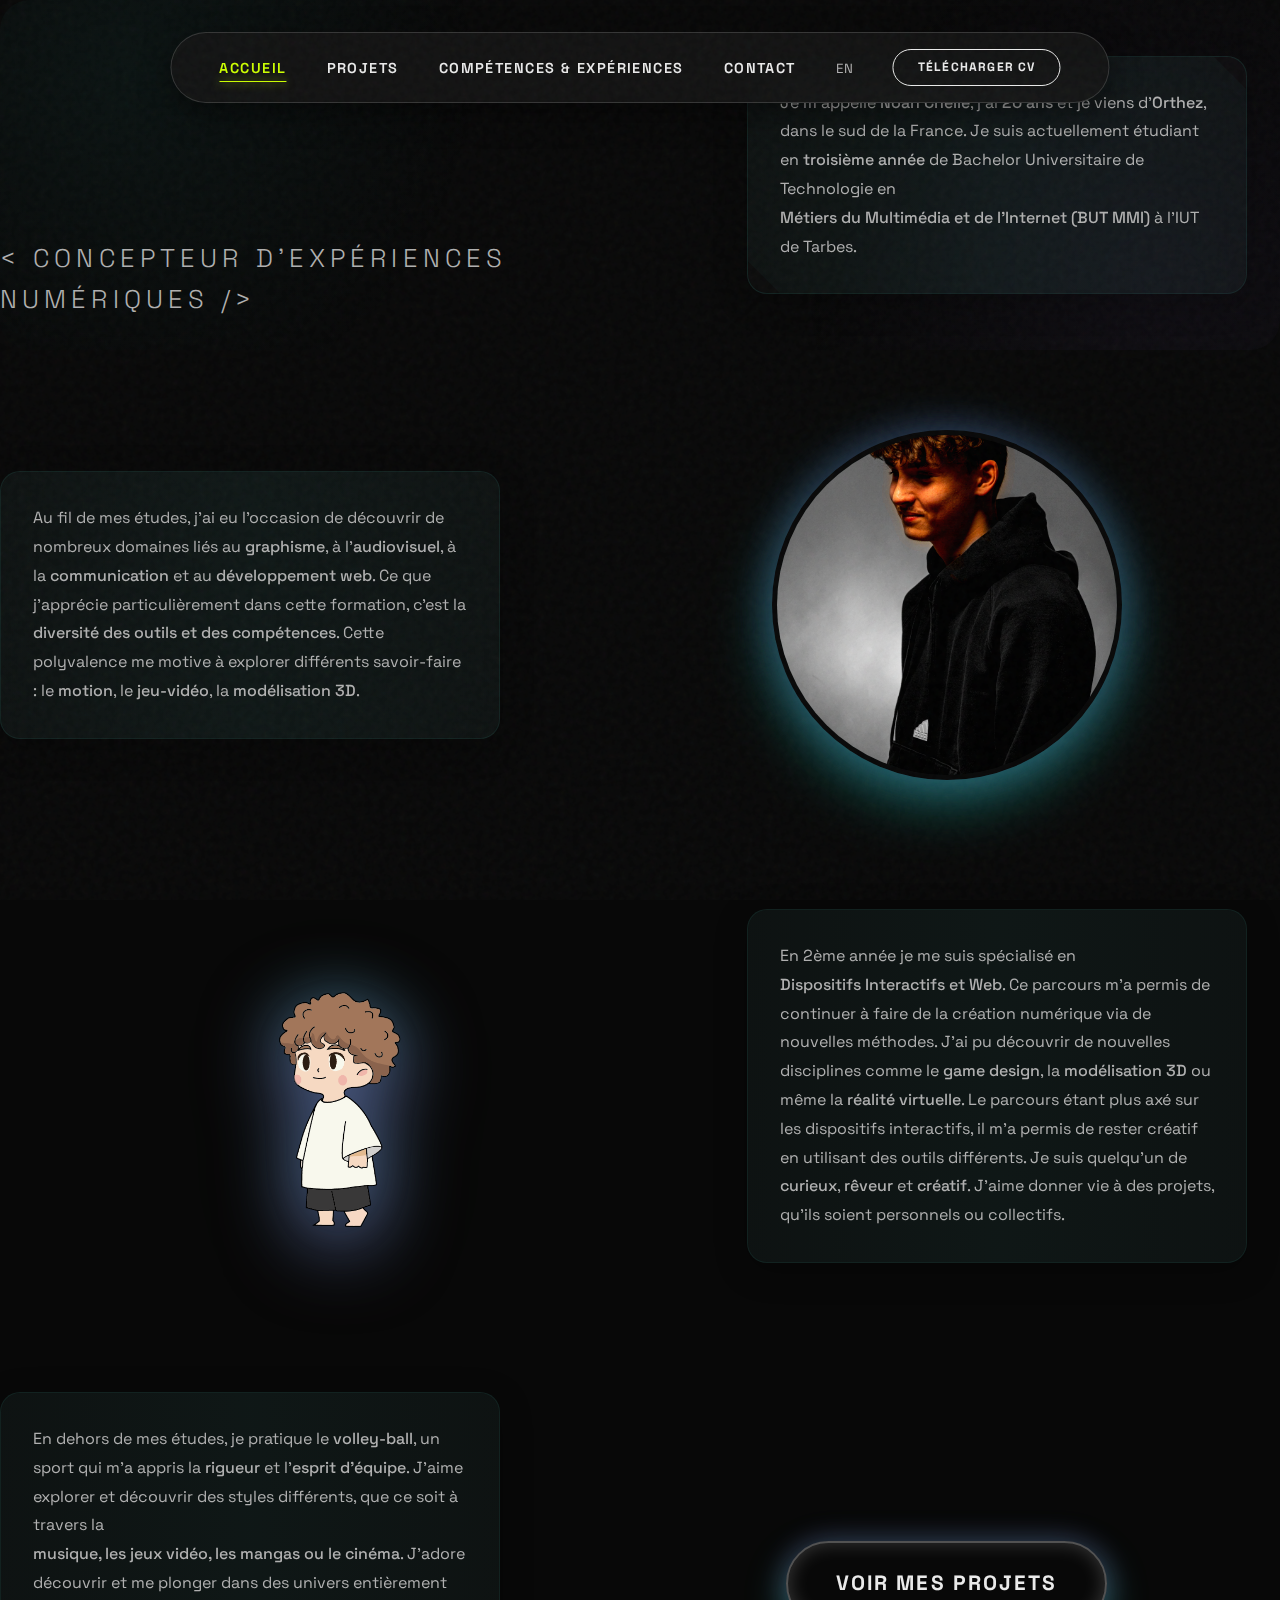
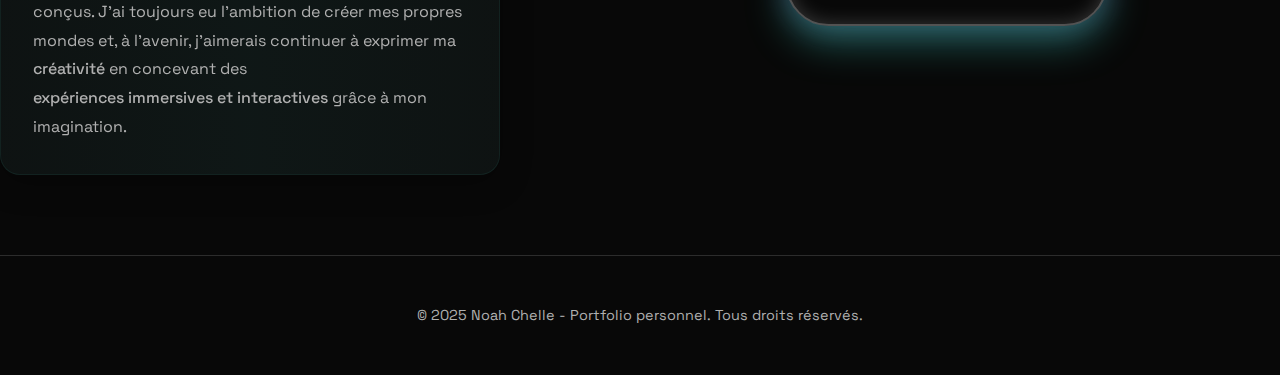
<file: index.html>
<!DOCTYPE html>
<html lang="fr">
<head>
    <meta charset="UTF-8">
    <meta name="viewport" content="width=device-width, initial-scale=1.0">
    <title>Portfolio - Noah Chelle</title>
    <link rel="stylesheet" href="css/style.css">
    <link rel="stylesheet" href="css/home.css">
    <link rel="preconnect" href="https://fonts.googleapis.com">
<link rel="preconnect" href="https://fonts.gstatic.com" crossorigin>
<link href="https://fonts.googleapis.com/css2?family=Montserrat:wght@400;500;600;700&family=Inter:wght@300;400;500;600&family=Source+Sans+Pro:wght@300;400;600&display=swap" rel="stylesheet">
</head>
<body>
    <!-- Navigation -->
    <nav>
        <ul>
            <li><a href="index.html" class="nav-link active" data-translate="nav.home">Accueil</a></li>
            <li><a href="projects.html" class="nav-link" data-translate="nav.projects">Projets</a></li>
            <li><a href="skills.html" class="nav-link" data-translate="nav.skills">Compétences & Expériences</a></li>
            <li><a href="contact.html" class="nav-link" data-translate="nav.contact">Contact</a></li>
            <li><button id="lang-toggle" class="lang-btn">EN</button></li>
            <li><a href="docs/CV_Noah_Chelle_FR.pdf" class="cv-btn" data-translate="nav.downloadCV" download>Télécharger CV</a></li>        </ul>
    </nav>

    <!-- Page Accueil -->
    <div class="container">
        
        <!-- Bloc 1 : Titre à GAUCHE + Texte à DROITE -->
        <div class="content-row fade-in">
            <div class="title-block">
                <h1 data-translate="home.title">Noah Chelle</h1>
                <p class="slogan" data-translate="home.subtitle">Concepteur d’Expériences Numériques</p>
            </div>
            <div class="text-block">
                <p data-translate="home.bio1">
                    Je m'appelle <span class="highlight">Noah Chelle</span>, j'ai <span class="highlight">20 ans</span> et je viens d'<span class="highlight">Orthez</span>, dans le sud de la France. Je suis actuellement étudiant en <span class="highlight">troisième année</span> de Bachelor Universitaire de Technologie en <span class="highlight">Métiers du Multimédia et de l'Internet (BUT MMI)</span> à l'IUT de Tarbes.
                </p>
            </div>
        </div>

        <!-- Bloc 2 : Texte à GAUCHE + Photo à DROITE -->
        <div class="content-row reverse fade-in">
            <div class="text-block">
                <p data-translate="home.bio2">
                    Au fil de mes études, j'ai eu l'occasion de découvrir de nombreux domaines liés au <span class="highlight">graphisme</span>, à l'<span class="highlight">audiovisuel</span>, à la <span class="highlight">communication</span> et au <span class="highlight">développement web</span>. Ce que j'apprécie particulièrement dans cette formation, c'est la <span class="highlight">diversité des outils et des compétences</span>.
                </p>
            </div>
            <div class="image-block">
                <img src="images/moi.jpg" alt="Photo de profil" class="avatar pulse">
            </div>
        </div>

        <!-- Bloc 3 : Character à GAUCHE + Texte à DROITE -->
        <div class="content-row layout-image-left fade-in">
            <div class="image-block">
                <img src="images/character.png" alt="Character" class="character-img">
            </div>
            <div class="text-block">
                <p data-translate="home.bio3">
                    En 2ème année je me suis spécialisé en <span class="highlight">Dispositifs Interactifs et Web</span>. Ce parcours m'a permis de continuer à faire de la création numérique via de nouvelles méthodes. J'ai pu découvrir de nouvelles disciplines comme le <span class="highlight">game design</span>, la <span class="highlight">modélisation 3D</span> ou même la <span class="highlight">réalité virtuelle</span>. Le parcours étant plus axé sur les dispositifs interactifs, il m'a permis de rester créatif en utilisant des outils différents. Je suis quelqu'un de <span class="highlight">curieux</span>, <span class="highlight">rêveur</span> et <span class="highlight">créatif</span>. J'aime donner vie à des projets, qu'ils soient personnels ou collectifs.
                </p>
            </div>
        </div>

        <!-- Bloc 4 : Texte à GAUCHE + Bouton à DROITE -->
        <div class="content-row reverse layout-text-cta fade-in">
            <div class="text-block">
                <p data-translate="home.bio4">
En dehors de mes études, je pratique le <span class="highlight">volley-ball</span>, un sport qui m'a appris la rigueur et l'esprit d'équipe. J'aime explorer et découvrir des styles différents, que ce soit à travers <span class="highlight">la musique, les jeux vidéo, les mangas ou le cinéma</span>. J'adore découvrir et me plonger dans des univers entièrement conçus. J'ai toujours eu l'ambition de créer mes propres mondes et, à l'avenir, j'aimerais continuer à exprimer ma créativité en concevant des expériences immersives et interactives grâce à mon imagination                </p>
            </div>
            <div class="cta-block">
                <a href="projects.html" class="projects-btn" data-translate="home.seeProjects">
                    <span>Voir mes projets</span>
                    <svg width="24" height="24" viewBox="0 0 24 24" fill="none" stroke="currentColor" stroke-width="2">
                        <path d="M5 12h14M12 5l7 7-7 7"/>
                    </svg>
                </a>
            </div>
        </div>
    </div>

    <script src="js/translations.js"></script>
    <script src="js/language.js"></script>
    <script src="js/main.js"></script>
    <script src="js/home.js"></script>
    <!-- Footer -->
    <footer class="site-footer">
        <div class="footer-content">
            <p>&copy; 2025 Noah Chelle - <span data-translate="footer.legal">Portfolio personnel. Tous droits réservés.</span></p>
        </div>
    </footer>
</body>
</html>
</file>
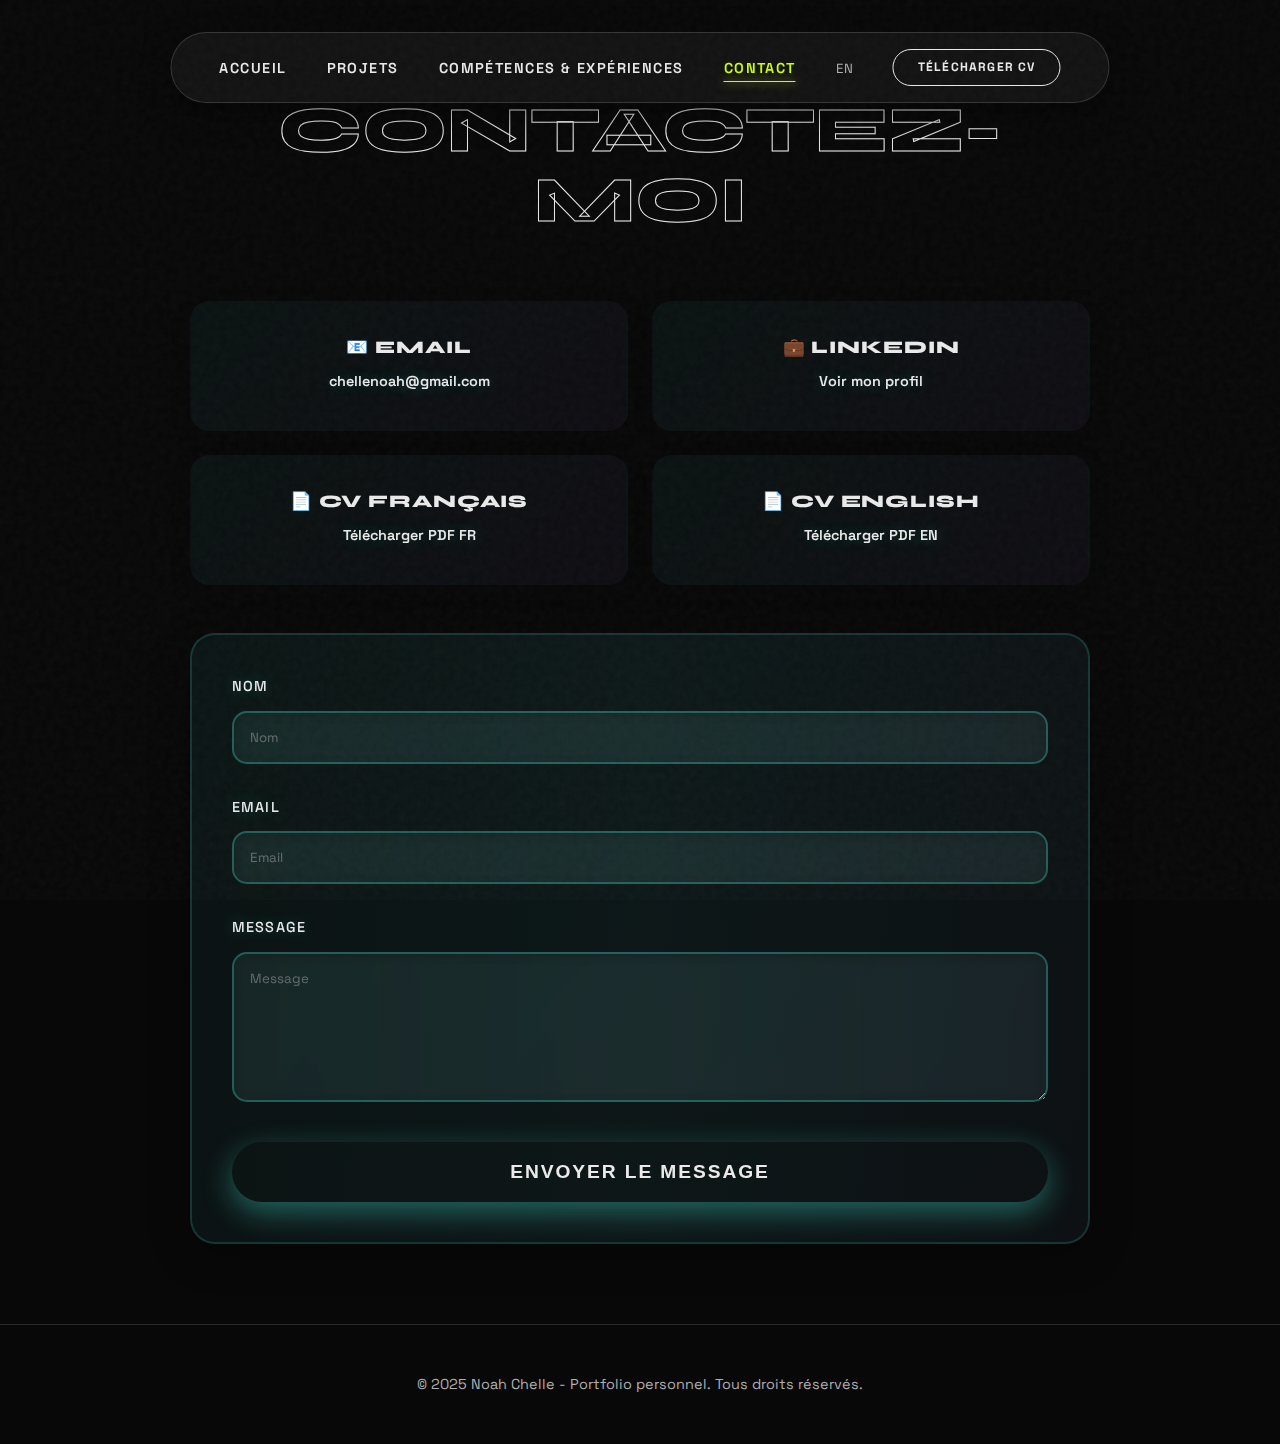
<file: contact.html>
<!DOCTYPE html>
<html lang="fr">
<head>
    <meta charset="UTF-8">
    <meta name="viewport" content="width=device-width, initial-scale=1.0">
    <title>Contact - Portfolio Noah Chelle</title>
    <link rel="stylesheet" href="css/style.css">
    <link rel="stylesheet" href="css/contact.css">
</head>
<body>
    <nav>
        <ul>
            <li><a href="index.html" class="nav-link" data-translate="nav.home">Accueil</a></li>
            <li><a href="projects.html" class="nav-link" data-translate="nav.projects">Projets</a></li>
            <li><a href="skills.html" class="nav-link" data-translate="nav.skills">Compétences & Expériences</a></li>
            <li><a href="contact.html" class="nav-link active" data-translate="nav.contact">Contact</a></li>
            <li><button id="lang-toggle" class="lang-btn">EN</button></li>
            <li><a href="docs/CV_Noah_Chelle_FR.pdf" class="cv-btn" data-translate="nav.downloadCV" download>Télécharger CV</a></li>        </ul>
    </nav>

    <div class="container contact-container">
        <h2 class="section-title" data-translate="contact.title">Contactez-moi</h2>
        
        <div class="contact-info">
            <div class="contact-item">
                <h3 data-translate="contact.email">📧 Email</h3>
                <a href="mailto:chellenoah@gmail.com">chellenoah@gmail.com</a>
            </div>
            <div class="contact-item">
                <h3 data-translate="contact.linkedin">💼 LinkedIn</h3>
                <a href="#" target="_blank" data-translate="contact.seeProfile">Voir mon profil</a>
            </div>
            <!-- NOUVELLES CARTS CV SÉPARÉES -->
            <div class="contact-item">
                <h3 data-translate="contact.cvFrench">📄 CV Français</h3>
                <a href="docs/CV_Noah_Chelle_FR.pdf" class="cv-download-link" download data-translate="contact.downloadFrench">Télécharger PDF FR</a>
            </div>
            <div class="contact-item">
                <h3 data-translate="contact.cvEnglish">📄 CV English</h3>
                <a href="docs/CV_Noah_Chelle_EN.pdf" class="cv-download-link" download data-translate="contact.downloadEnglish">Télécharger PDF EN</a>
            </div>
        </div>

        <form id="contact-form">
            <div class="form-group">
                <label for="name" data-translate="contact.formName">Nom</label>
                <input type="text" id="name" name="name" required data-translate="contact.formName" placeholder="Nom">
            </div>
            <div class="form-group">
                <label for="email" data-translate="contact.formEmail">Email</label>
                <input type="email" id="email" name="email" required data-translate="contact.formEmail" placeholder="Email">
            </div>
            <div class="form-group">
                <label for="message" data-translate="contact.formMessage">Message</label>
                <textarea id="message" name="message" required data-translate="contact.formMessage" placeholder="Message"></textarea>
            </div>
            <button type="submit" data-translate="contact.sendMessage">Envoyer le message</button>
        </form>
        <div class="form-success" style="display: none;" data-translate="contact.success">
            ✓ Message envoyé avec succès !
        </div>
    </div>

    <script src="js/translations.js"></script>
    <script src="js/language.js"></script>
    <script src="js/main.js"></script>
    <script src="js/contact.js"></script>

    <!-- Footer -->
    <footer class="site-footer">
        <div class="footer-content">
            <p>&copy; 2025 Noah Chelle - <span data-translate="footer.legal">Portfolio personnel. Tous droits réservés.</span></p>
        </div>
    </footer>
</body>
</html>
</file>
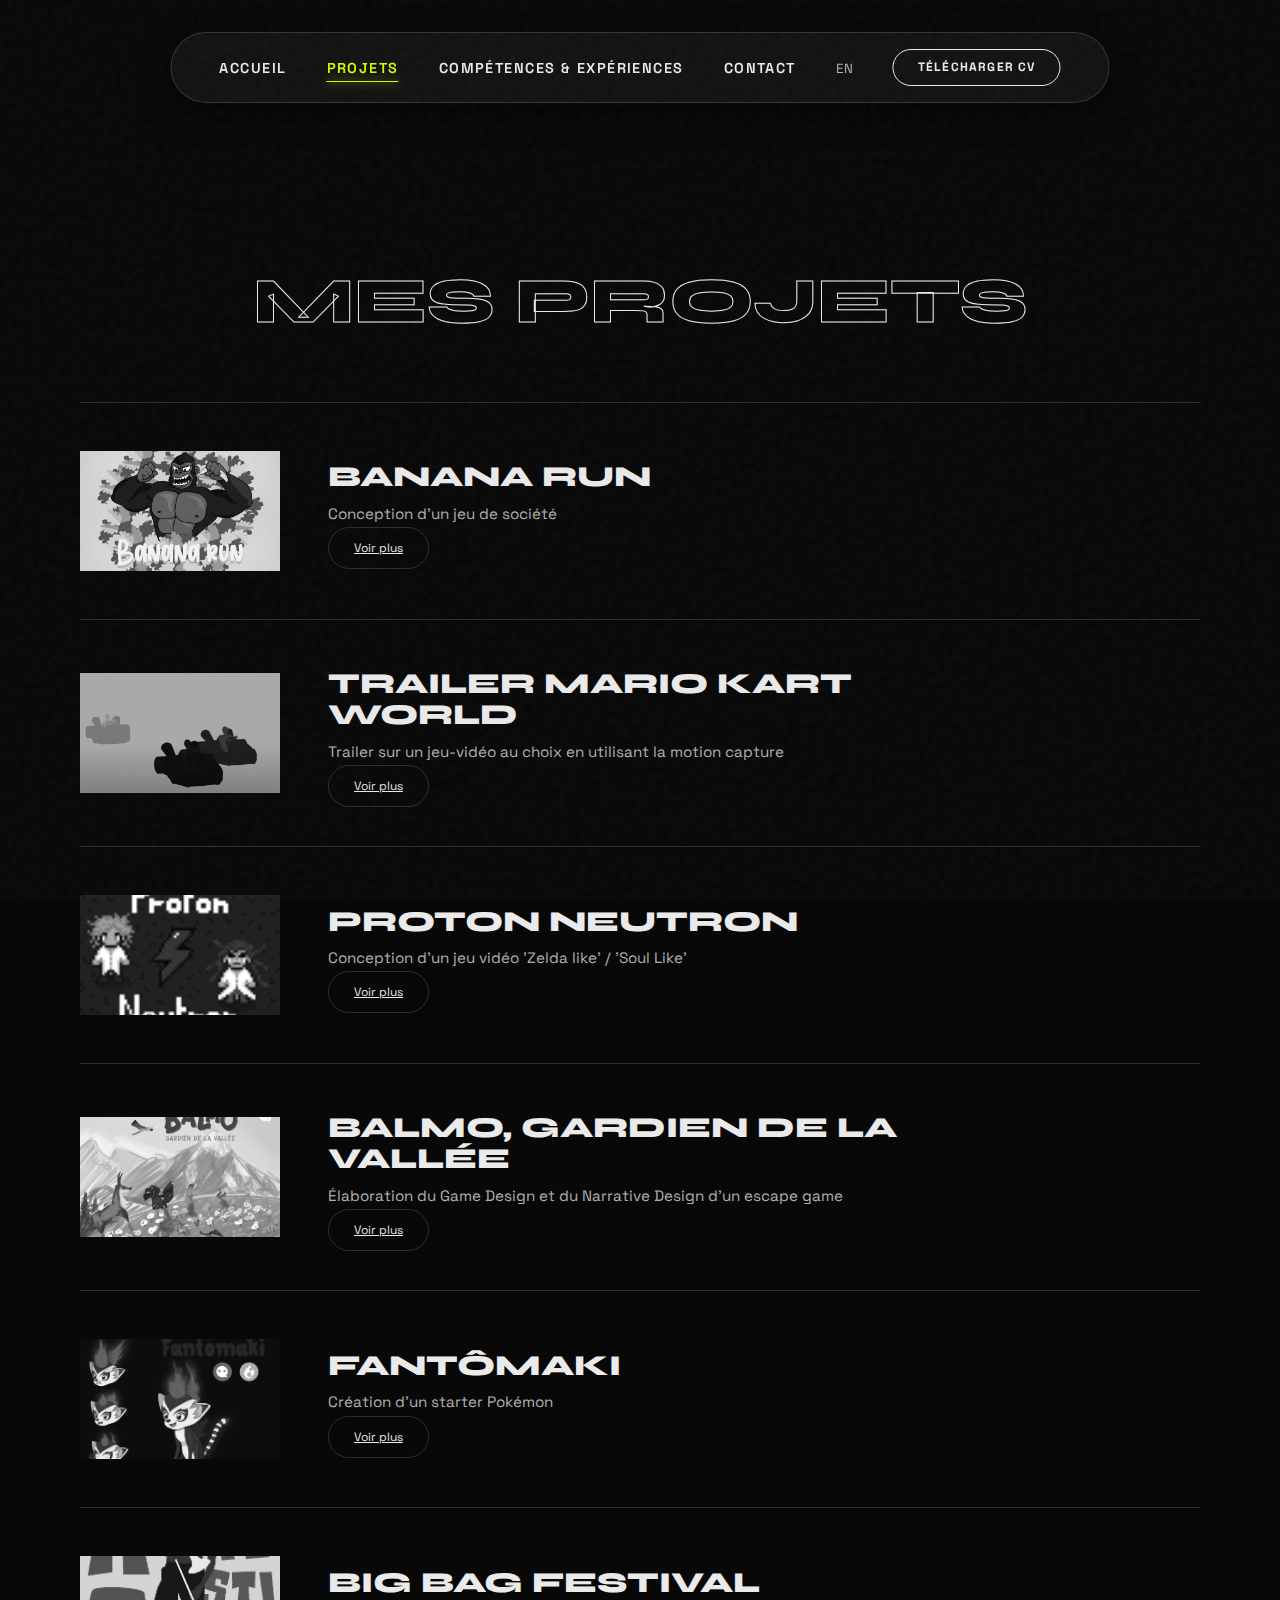
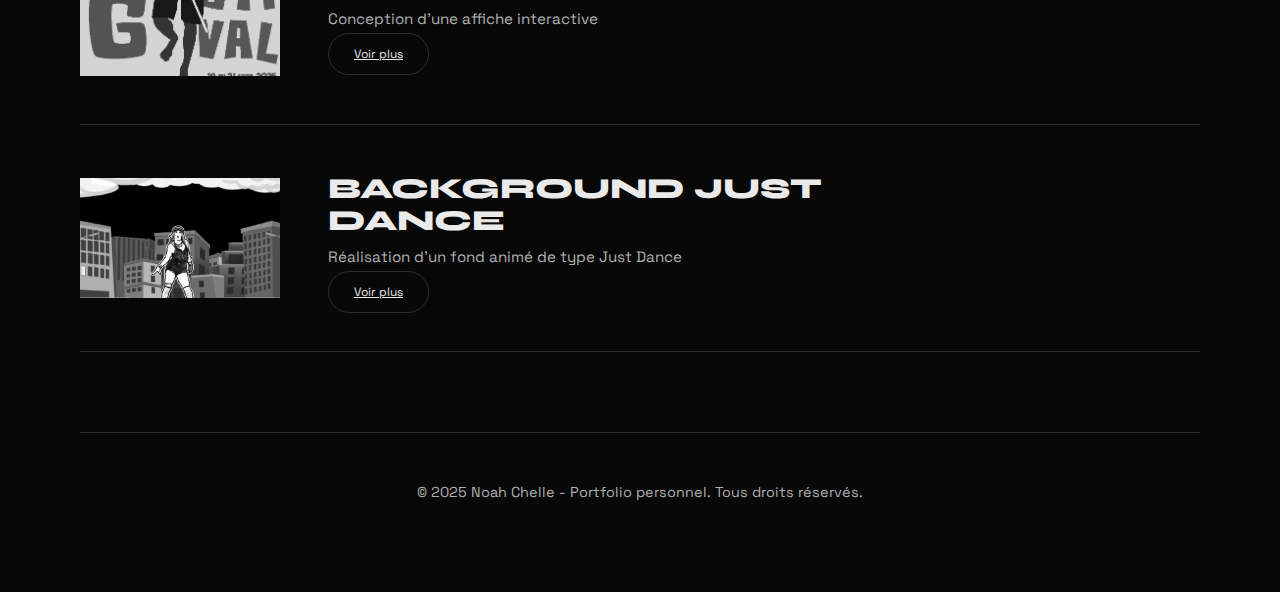
<file: projects.html>
<!DOCTYPE html>
<html lang="fr">
<head>
    <meta charset="UTF-8">
    <meta name="viewport" content="width=device-width, initial-scale=1.0">
    <title>Projets - Portfolio Noah Chelle</title>
    <link rel="stylesheet" href="css/style.css">
    <link rel="stylesheet" href="css/projects.css">
</head>
<body>
    <nav>
        <ul>
            <li><a href="index.html" class="nav-link" data-translate="nav.home">Accueil</a></li>
            <li><a href="projects.html" class="nav-link active" data-translate="nav.projects">Projets</a></li>
            <li><a href="skills.html" class="nav-link" data-translate="nav.skills">Compétences & Expériences</a></li>
            <li><a href="contact.html" class="nav-link" data-translate="nav.contact">Contact</a></li>
            <li><button id="lang-toggle" class="lang-btn">EN</button></li>
            <li><a href="docs/CV_Noah_Chelle_FR.pdf" class="cv-btn" data-translate="nav.downloadCV" download>Télécharger CV</a></li>        </ul>
    </nav>

    <div class="container">
        <h2 class="section-title" data-translate="projects.title">Mes Projets</h2>
        <div class="projects-grid">
            <div class="project-card">
                <div class="project-image">
                    <img src="images/bananarun.png" alt="Banana Run">
                </div>
                <div class="project-content">
                    <h3 data-translate="projects.bananaRun">Banana Run</h3>
                    <p data-translate="projects.bananaRunDesc">Conception d'un jeu de société</p>
                    <a href="projects/banana-run.html" class="btn" data-translate="projects.seeMore">Voir plus</a>
                </div>
            </div>
            
            <div class="project-card">
                <div class="project-image">
                    <img src="images/mariokartworld.png" alt="Trailer Mario Kart">
                </div>
                <div class="project-content">
                    <h3 data-translate="projects.marioKart">Trailer Mario Kart World</h3>
                    <p data-translate="projects.marioKartDesc">Trailer sur un jeu-vidéo au choix en utilisant la motion capture</p>
                    <a href="projects/mario-kart.html" class="btn" data-translate="projects.seeMore">Voir plus</a>
                </div>
            </div>
            
            <div class="project-card">
                <div class="project-image">
                    <img src="images/protonneutron.png" alt="Proton Neutron">
                </div>
                <div class="project-content">
                    <h3 data-translate="projects.protonNeutron">Proton Neutron</h3>
                    <p data-translate="projects.protonNeutronDesc">Conception d'un jeu vidéo "Zelda like" / "Soul Like"</p>
                    <a href="projects/proton-neutron.html" class="btn" data-translate="projects.seeMore">Voir plus</a>
                </div>
            </div>
            
            <div class="project-card">
                <div class="project-image">
                    <img src="images/balmo.png" alt="Balmo">
                </div>
                <div class="project-content">
                    <h3 data-translate="projects.balmo">Balmo, Gardien de la vallée</h3>
                    <p data-translate="projects.balmoDesc">Élaboration du Game Design et du Narrative Design d'un escape game</p>
                    <a href="projects/balmo.html" class="btn" data-translate="projects.seeMore">Voir plus</a>
                </div>
            </div>
            
            <div class="project-card">
                <div class="project-image">
                    <img src="images/pokemon.png" alt="Pokémon">
                </div>
                <div class="project-content">
                    <h3 data-translate="projects.pokemon">Pokémon</h3>
                    <p data-translate="projects.pokemonDesc">Création d'un starter Pokémon</p>
                    <a href="projects/pokemon.html" class="btn" data-translate="projects.seeMore">Voir plus</a>
                </div>
            </div>
            
            <div class="project-card">
                <div class="project-image">
                    <img src="images/affiche.png" alt="Affiche Interactive">
                </div>
                <div class="project-content">
                    <h3 data-translate="projects.bigBag">Big Bag Festival</h3>
                    <p data-translate="projects.bigBagDesc">Conception d'une affiche interactive</p>
                    <a href="projects/big-bag-festival.html" class="btn" data-translate="projects.seeMore">Voir plus</a>
                </div>
            </div>
            
            <div class="project-card">
                <div class="project-image">
                    <img src="images/just_dance.png" alt="Just Dance">
                </div>
                <div class="project-content">
                    <h3 data-translate="projects.justdance">Background Just Dance</h3>
                    <p data-translate="projects.justdanceDesc">Réalisation d'un fond just dance</p>
                    <a href="projects/just-dance.html" class="btn" data-translate="projects.seeMore">Voir plus</a>
                </div>
            </div>
        </div>

        <!-- GALERIE EN PLEINE LARGEUR - VERSION GÉOMÉTRIQUE -->
        <!-- <div class="gallery-full-width">
            <div class="gallery-card-geometric">
                <div class="gallery-content-geometric">
                    <div class="geometric-pattern">
                        <div class="shape shape-1"></div>
                        <div class="shape shape-2"></div>
                        <div class="shape shape-3"></div>
                        <span class="pattern-icon">✨</span>
                    </div>
                    <div class="gallery-info">
                        <h3 data-translate="projects.gallery">Galerie Créations Graphiques</h3>
                        <p data-translate="projects.galleryDesc">Collection de mes designs, illustrations et créations visuelles</p>
                        <a href="projects/galerie-graphique.html" class="btn btn-gallery" data-translate="projects.exploreGallery">Explorer la galerie</a>
                    </div>
                </div>
                <div class="geometric-background"></div>
            </div>
        </div>
    </div> -->

    <script src="js/translations.js"></script>
    <script src="js/language.js"></script>
    <script src="js/main.js"></script>
    <script src="js/projects.js"></script>
    <!-- Footer -->
    <footer class="site-footer">
        <div class="footer-content">
            <p>&copy; 2025 Noah Chelle - <span data-translate="footer.legal">Portfolio personnel. Tous droits réservés.</span></p>
        </div>
    </footer>
</body>
</html>
</file>
<file: css/style.css>
/* ========================================
   STYLE ARTISTIQUE / ÉDITORIAL - Noah Chelle
   ======================================== */

/* Import Google Fonts : Syne (Artistique) + Space Grotesk (Tech/Clean) */
@import url('https://fonts.googleapis.com/css2?family=Space+Grotesk:wght@300;400;500;600&family=Syne:wght@400;500;700;800&display=swap');

:root {
    /* TYPOGRAPHIE */
    --font-display: 'Syne', sans-serif;       /* Pour les gros titres */
    --font-body: 'Space Grotesk', sans-serif; /* Pour le texte lisible */

    /* PALETTE DE COULEURS (Monochrome + Accent Acide) */
    --bg-color: #080808;       /* Noir profond, mat */
    --text-main: #EAEAEA;      /* Blanc cassé */
    --text-muted: #b0b0b0;     /* Gris clair */
    
    /* Accent : Un vert acide ou violet électrique très mode */
    --accent: #CCFF00;         /* Lime Acid (très tendance Behance) */
    --border-color: rgba(255, 255, 255, 0.15);
}

/* ========================================
   BASE & GRAIN
   ======================================== */
* {
    margin: 0;
    padding: 0;
    box-sizing: border-box;
    cursor: none; 
}

body {
    background-color: var(--bg-color);
    color: var(--text-main);
    font-family: var(--font-body);
    overflow-x: hidden;
    font-size: 16px;
    line-height: 1.6;
}

/* Effet de Grain (Noise) sur tout le site */
body::before {
    content: "";
    position: fixed;
    top: 0;
    left: 0;
    width: 100%;
    height: 100%;
    pointer-events: none;
    z-index: 9999;
    background-image: url("data:image/svg+xml,%3Csvg viewBox='0 0 200 200' xmlns='http://www.w3.org/2000/svg'%3E%3Cfilter id='noiseFilter'%3E%3CfeTurbulence type='fractalNoise' baseFrequency='0.65' numOctaves='3' stitchTiles='stitch'/%3E%3C/filter%3E%3Crect width='100%25' height='100%25' filter='url(%23noiseFilter)' opacity='0.07'/%3E%3C/svg%3E");
    opacity: 0.5;
}

/* ========================================
   CURSEUR PERSONNALISÉ
   ======================================== */
.cursor-dot,
.cursor-outline {
    position: fixed;
    top: 0;
    left: 0;
    transform: translate(-50%, -50%);
    border-radius: 50%;
    z-index: 10000;
    pointer-events: none;
}

.cursor-dot {
    width: 8px;
    height: 8px;
    background-color: var(--accent);
}

.cursor-outline {
    width: 40px;
    height: 40px;
    border: 1px solid var(--text-main);
    transition: width 0.2s, height 0.2s, background-color 0.2s;
    mix-blend-mode: difference;
}

/* ========================================
   NAVIGATION CORRIGÉE (Large & Fluide)
   ======================================== */
nav {
    position: fixed;
    top: 2rem;
    left: 50%;
    transform: translateX(-50%);
    background: rgba(20, 20, 20, 0.85); /* Un peu plus opaque */
    backdrop-filter: blur(16px);
    padding: 1rem 3rem; /* Plus d'espace sur les côtés */
    border-radius: 100px;
    border: 1px solid var(--border-color);
    z-index: 1000;
    
    /* --- CORRECTIONS --- */
    width: max-content;      /* S'adapte à la largeur du contenu */
    max-width: 98vw;         /* Ne dépasse pas l'écran */
    white-space: nowrap;     /* Interdit le retour à la ligne */
    display: flex;
    justify-content: center;
    align-items: center;
    box-shadow: 0 10px 30px rgba(0,0,0,0.5);
}

nav ul {
    list-style: none;
    display: flex;
    gap: 2.5rem; /* Espace confortable entre les liens */
    align-items: center;
    margin: 0;
    padding: 0;
}

nav a {
    text-decoration: none;
    color: var(--text-main);
    font-size: 0.9rem;
    text-transform: uppercase;
    letter-spacing: 0.1em;
    font-weight: 600;
    transition: color 0.3s ease;
    position: relative;
}

nav a:hover, nav a.active {
    color: var(--accent);
}

/* Indicateur sous le lien actif (Optionnel mais joli) */
nav a.active::after {
    content: '';
    position: absolute;
    bottom: -5px;
    left: 0;
    width: 100%;
    height: 1px;
    background-color: var(--accent);
    box-shadow: 0 0 10px var(--accent);
}

/* Le bouton CV */
.cv-btn {
    border: 1px solid var(--text-main);
    padding: 0.6rem 1.5rem;
    border-radius: 50px;
    color: var(--text-main);
    text-decoration: none;
    font-size: 0.8rem;
    text-transform: uppercase;
    font-weight: 700;
    transition: all 0.3s;
    white-space: nowrap; /* Sécurité supplémentaire */
    display: inline-block;
}

.cv-btn:hover {
    background: var(--accent);
    color: var(--bg-color);
    border-color: var(--accent);
    box-shadow: 0 0 20px rgba(204, 255, 0, 0.4);
}

/* Responsive : On passe en bas sur mobile avec scroll horizontal si nécessaire */
@media (max-width: 1024px) {
    nav {
        top: auto;
        bottom: 2rem;
        padding: 1rem 1.5rem;
        width: 90%;
        max-width: 90%;
        justify-content: flex-start; /* Permet le scroll */
        overflow-x: auto; /* Scroll horizontal si ça dépasse */
        
        /* Cache la barre de scroll */
        -ms-overflow-style: none;  /* IE and Edge */
        scrollbar-width: none;  /* Firefox */
    }
    nav::-webkit-scrollbar {
        display: none;
    }
    
    nav ul {
        gap: 1.5rem;
        margin: 0 auto; /* Centre le contenu si possible */
    }
}

.cv-btn {
    border: 1px solid var(--text-main);
    padding: 0.5rem 1.5rem;      /* Un peu plus large sur les côtés */
    border-radius: 50px;
    color: var(--text-main);
    text-decoration: none;
    font-size: 0.75rem;
    text-transform: uppercase;
    transition: all 0.3s;
    
    /* --- CORRECTIONS --- */
    white-space: nowrap;    /* Force le texte sur une seule ligne */
    flex-shrink: 0;         /* Empêche le bouton de rétrécir */
    display: inline-block;  /* Assure que le padding est respecté */
    min-width: fit-content; /* S'adapte toujours à la largeur du texte */
}

.cv-btn:hover {
    background: var(--text-main);
    color: var(--bg-color);
}

.lang-btn {
    background: none;
    border: none;
    color: var(--text-muted);
    font-family: var(--font-body);
    cursor: pointer;
}

/* ========================================
   TITRES & TYPO
   ======================================== */
h1, h2, h3 {
    font-family: var(--font-display);
    font-weight: 800;
    line-height: 1.1;
    text-transform: uppercase;
}

.section-title {
    font-size: 4rem; /* Très gros titres */
    text-align: center;
    margin: 6rem 0 4rem;
    -webkit-text-stroke: 1px var(--text-main);
    color: transparent; /* Titre "Outline" très mode */
    transition: all 0.5s ease;
}

.section-title:hover {
    color: var(--accent);
    -webkit-text-stroke: 0px;
}

/* ========================================
   FOOTER
   ======================================== */
.site-footer {
    border-top: 1px solid var(--border-color);
    padding: 3rem 0;
    margin-top: 5rem;
    text-align: center;
    font-size: 0.9rem;
    color: var(--text-muted);
}

/* OPTION 2 : RIDEAU ASCENDANT */
.page-transition-curtain {
    position: fixed;
    bottom: 0;
    left: 0;
    width: 100%;
    height: 0%; /* Commence vide */
    background: #000;
    z-index: 99999;
    transition: height 0.6s cubic-bezier(0.87, 0, 0.13, 1); /* Très fluide */
    display: flex;
    align-items: center;
    justify-content: center;
    overflow: hidden;
}

.page-transition-curtain.active {
    height: 100%; /* Remplit l'écran vers le haut */
}

.transition-text {
    font-family: var(--font-display);
    font-size: 5vw;
    color: var(--accent);
    white-space: nowrap;
    transform: translateY(100px); /* Vient du bas */
    opacity: 0;
    transition: all 0.5s ease 0.3s;
}

.page-transition-curtain.active .transition-text {
    transform: translateY(0);
    opacity: 1;
}
/* Curseur visible dans la lightbox */
.project-lightbox,
.project-lightbox *,
.project-lightbox-content,
.project-lightbox img,
.project-lightbox-close {
    cursor: default !important;
}
</file>
<file: css/home.css>
/* Page Accueil - 3 sections alternées MODERNE */

/* Ligne de contenu (Row) */
.content-row {
    display: grid;
    grid-template-columns: 1fr 0.8fr;
    gap: 5rem;
    align-items: center;
    margin-bottom: 5rem;
    min-height: 350px;
    position: relative;
}

/* Effet de particules flottantes pour chaque row */
.content-row::before {
    content: '';
    position: absolute;
    top: 0;
    left: 0;
    width: 100%;
    height: 100%;
    background: 
        radial-gradient(circle at 10% 20%, rgba(64, 224, 208, 0.05) 0%, transparent 30%),
        radial-gradient(circle at 90% 80%, rgba(147, 112, 219, 0.05) 0%, transparent 30%);
    opacity: 0;
    transition: opacity 0.8s ease;
    pointer-events: none;
    border-radius: 30px;
}

.content-row:hover::before {
    opacity: 1;
}

/* Ligne inversée (texte à gauche) */
.content-row.reverse {
    grid-template-columns: 0.8fr 1fr;
}

/* Bloc de titre (première section) */
.title-block {
    display: flex;
    flex-direction: column;
    justify-content: center;
    position: relative;
}

.highlight {
    color: var(--accent-primary);
    font-weight: 500;
    position: relative;
    display: inline-block;
    transition: all 0.3s ease;
}

.highlight::after {
    content: '';
    position: absolute;
    bottom: -2px;
    left: 0;
    width: 0;
    height: 2px;
    background: linear-gradient(90deg, var(--accent-primary), var(--accent-secondary));
    transition: width 0.4s ease;
}

.highlight:hover::after {
    width: 100%;
}

.title-block h1 {
    font-size: 5rem;
    margin-bottom: 1rem;
    background: linear-gradient(135deg, var(--accent-primary), var(--accent-secondary), var(--accent-tertiary), var(--accent-yellow));
    background-size: 300% 300%;
    -webkit-background-clip: text;
    -webkit-text-fill-color: transparent;
    background-clip: text;
    line-height: 1.2;
    animation: gradientMove 5s ease infinite;
    filter: drop-shadow(0 0 40px rgba(64, 224, 208, 0.4));
    position: relative;
    text-transform: uppercase;
    letter-spacing: 0.05em;
}

/* Effet de glitch subtil sur le titre */
.title-block h1::before,
.title-block h1::after {
    content: attr(data-text);
    position: absolute;
    top: 0;
    left: 0;
    width: 100%;
    height: 100%;
    background: linear-gradient(135deg, var(--accent-primary), var(--accent-secondary));
    -webkit-background-clip: text;
    -webkit-text-fill-color: transparent;
    background-clip: text;
    opacity: 0;
}

.title-block:hover h1::before {
    animation: glitch1 0.3s infinite;
}

.title-block:hover h1::after {
    animation: glitch2 0.3s infinite reverse;
}

@keyframes glitch1 {
    0%, 100% {
        transform: translate(0);
        opacity: 0;
    }
    50% {
        transform: translate(-3px, 2px);
        opacity: 0.7;
    }
}

@keyframes glitch2 {
    0%, 100% {
        transform: translate(0);
        opacity: 0;
    }
    50% {
        transform: translate(3px, -2px);
        opacity: 0.7;
    }
}

.title-block .slogan {
    font-size: 1.6rem;
    color: var(--text-muted);
    font-weight: 300;
    margin-bottom: 0;
    position: relative;
    text-transform: uppercase;
    letter-spacing: 0.2em;
    animation: fadeInSlide 1s ease 0.3s both;
}

@keyframes fadeInSlide {
    from {
        opacity: 0;
        transform: translateX(-30px);
    }
    to {
        opacity: 1;
        transform: translateX(0);
    }
}

.title-block .slogan::before {
    content: '< ';
    color: var(--accent-primary);
}

.title-block .slogan::after {
    content: ' />';
    color: var(--accent-secondary);
}

/* Bloc de texte avec effet glassmorphism */
.text-block {
    font-size: 1rem;
    line-height: 1.8;
    color: var(--text-muted);
    max-width: 500px;
    background: rgba(255, 255, 255, 0.02);
    backdrop-filter: blur(10px);
    padding: 2rem;
    border-radius: 20px;
    border: 1px solid rgba(64, 224, 208, 0.1);
    box-shadow: 0 8px 32px rgba(0, 0, 0, 0.3);
    transition: all 0.4s ease;
    position: relative;
    overflow: hidden;
}

.text-block::before {
    content: '';
    position: absolute;
    top: -50%;
    left: -50%;
    width: 200%;
    height: 200%;
    background: linear-gradient(45deg, transparent, rgba(64, 224, 208, 0.05), transparent);
    transform: rotate(45deg);
    transition: all 0.8s ease;
}

.text-block:hover::before {
    left: 100%;
}

.text-block:hover {
    border-color: var(--accent-primary);
    box-shadow: 0 12px 48px rgba(64, 224, 208, 0.2),
                inset 0 0 30px rgba(64, 224, 208, 0.05);
    transform: translateY(-5px);
}

.text-block p {
    margin-bottom: 1.8rem;
    text-align: left;  /* ← Remplacez 'justify' par 'left' */
    position: relative;
    z-index: 1;
}

.text-block p:last-child {
    margin-bottom: 0;
}

/* Bloc image */
.image-block {
    display: flex;
    justify-content: center;
    align-items: center;
    position: relative;
}

/* Avatar (photo) avec effet holographique */
.avatar {
    width: 350px;
    height: 350px;
    border-radius: 50%;
    object-fit: cover;
    object-position: center;
    transition: all 0.6s cubic-bezier(0.4, 0, 0.2, 1);
    border: 5px solid transparent;
    background: linear-gradient(var(--bg-dark), var(--bg-dark)) padding-box,
                linear-gradient(135deg, var(--accent-primary), var(--accent-secondary), var(--accent-tertiary)) border-box;
    box-shadow: 
        0 20px 60px rgba(64, 224, 208, 0.4),
        0 0 40px rgba(147, 112, 219, 0.3),
        inset 0 0 30px rgba(64, 224, 208, 0.1);
    cursor: pointer;
    position: relative;
    filter: contrast(1.1) saturate(1.2);
}

.avatar::before {
    content: '';
    position: absolute;
    top: -10px;
    left: -10px;
    right: -10px;
    bottom: -10px;
    border-radius: 50%;
    background: linear-gradient(135deg, var(--accent-primary), var(--accent-secondary), var(--accent-tertiary));
    opacity: 0;
    z-index: -1;
    filter: blur(20px);
    transition: opacity 0.6s ease;
}

.avatar:hover::before {
    opacity: 0.7;
}

.avatar:hover {
    transform: scale(1.08) rotate(5deg);
    box-shadow: 
        0 25px 80px rgba(64, 224, 208, 0.6),
        0 0 60px rgba(147, 112, 219, 0.5),
        inset 0 0 50px rgba(64, 224, 208, 0.2);
}

/* Character (illustration) avec effet flottant */
.character-img {
    width: 320px;
    height: auto;
    transition: all 0.6s cubic-bezier(0.4, 0, 0.2, 1);
    filter: drop-shadow(0 20px 40px rgba(147, 112, 219, 0.5))
            drop-shadow(0 0 30px rgba(64, 224, 208, 0.3));
    animation: float 4s ease-in-out infinite;
}

@keyframes float {
    0%, 100% {
        transform: translateY(0px);
    }
    50% {
        transform: translateY(-20px);
    }
}

.character-img:hover {
    transform: translateY(-25px) scale(1.1) rotate(-5deg);
    filter: drop-shadow(0 30px 60px rgba(147, 112, 219, 0.7))
            drop-shadow(0 0 50px rgba(64, 224, 208, 0.5));
    animation: none;
}

/* Bloc CTA (Call to Action) FUTURISTE */
.cta-block {
    display: flex;
    justify-content: center;
    align-items: center;
    position: relative;
}

.projects-btn {
    display: inline-flex;
    align-items: center;
    gap: 1rem;
    font-family: var(--font-antenna-bold);
    font-size: 1.3rem;
    font-weight: 700;
    background: linear-gradient(135deg, var(--accent-primary), var(--accent-secondary), var(--accent-tertiary));
    background-size: 200% 200%;
    color: var(--bg-dark);
    padding: 1.5rem 3rem;
    border-radius: 50px;
    text-decoration: none;
    transition: all 0.5s cubic-bezier(0.4, 0, 0.2, 1);
    box-shadow: 
        0 15px 40px rgba(64, 224, 208, 0.4),
        0 0 30px rgba(147, 112, 219, 0.3),
        inset 0 0 20px rgba(255, 255, 255, 0.2);
    position: relative;
    overflow: hidden;
    text-transform: uppercase;
    letter-spacing: 0.1em;
    border: 2px solid rgba(255, 255, 255, 0.3);
    animation: gradientMove 3s ease infinite;
}

.projects-btn::before {
    content: '';
    position: absolute;
    top: 0;
    left: -100%;
    width: 100%;
    height: 100%;
    background: linear-gradient(90deg, transparent, rgba(255, 255, 255, 0.4), transparent);
    transition: left 0.6s;
}

.projects-btn:hover::before {
    left: 100%;
}

.projects-btn::after {
    content: '';
    position: absolute;
    top: 50%;
    left: 50%;
    width: 0;
    height: 0;
    border-radius: 50%;
    background: rgba(255, 255, 255, 0.3);
    transform: translate(-50%, -50%);
    transition: width 0.6s, height 0.6s;
    z-index: -1;
}

.projects-btn:hover::after {
    width: 400px;
    height: 400px;
}

.projects-btn:hover {
    transform: translateY(-8px) scale(1.08);
    box-shadow: 
        0 20px 60px rgba(64, 224, 208, 0.6),
        0 0 50px rgba(147, 112, 219, 0.5),
        0 0 80px rgba(255, 107, 157, 0.3),
        inset 0 0 40px rgba(255, 255, 255, 0.3);
    border-color: rgba(255, 255, 255, 0.6);
}

.projects-btn svg {
    transition: transform 0.5s cubic-bezier(0.4, 0, 0.2, 1);
    filter: drop-shadow(0 0 5px rgba(0, 0, 0, 0.5));
}

.projects-btn:hover svg {
    transform: translateX(10px) rotate(45deg);
}

/* Responsive Tablette */
@media (max-width: 1024px) {
    .content-row {
        gap: 3rem;
        margin-bottom: 3rem;
    }
    
    .title-block h1 {
        font-size: 4rem;
    }
    
    .title-block .slogan {
        font-size: 1.7rem;
    }
    
    .avatar {
        width: 280px;
        height: 280px;
    }
    
    .character-img {
        width: 260px;
    }
    
    .text-block {
        padding: 1.5rem;
    }
}

/* Responsive Mobile */
@media (max-width: 768px) {
    .content-row {
        grid-template-columns: 1fr;
        gap: 2rem;
        margin-bottom: 3rem;
        min-height: auto;
    }
    
    .content-row.reverse {
        grid-template-columns: 1fr;
    }
    
    .title-block {
        text-align: center;
        order: -1;
    }
    
    .title-block h1 {
        font-size: 3rem;
    }
    
    .title-block .slogan {
        font-size: 1.5rem;
    }
    
    .content-row.reverse .image-block {
        order: -1;
    }
    
    .content-row:not(.reverse) .image-block {
        order: -1;
    }
    
    .avatar {
        width: 240px;
        height: 240px;
    }
    
    .character-img {
        width: 200px;
    }
    
    .text-block {
        font-size: 1.1rem;
        padding: 1.5rem;
    }
    
    .text-block p {
        text-align: left;
    }
    
    .projects-btn {
        font-size: 1.1rem;
        padding: 1.2rem 2.5rem;
    }
}

@media (max-width: 480px) {
    .title-block h1 {
        font-size: 2.2rem;
    }
    
    .title-block .slogan {
        font-size: 1.2rem;
    }
    
    .avatar {
        width: 200px;
        height: 200px;
    }
    
    .character-img {
        width: 160px;
    }
    
    .content-row {
        margin-bottom: 2rem;
    }
    
    .text-block {
        padding: 1.2rem;
    }
    
    .projects-btn {
        font-size: 1rem;
        padding: 1rem 2rem;
    }
}

/* Animation pulse améliorée */
@keyframes pulse {
    0%, 100% {
        box-shadow: 
            0 15px 40px rgba(64, 224, 208, 0.3),
            0 0 20px rgba(64, 224, 208, 0.2);
    }
    50% {
        box-shadow: 
            0 20px 60px rgba(64, 224, 208, 0.6),
            0 0 40px rgba(64, 224, 208, 0.4),
            0 0 60px rgba(147, 112, 219, 0.3);
    }
}

.pulse {
    animation: pulse 3s ease-in-out infinite;
}
</file>
<file: css/contact.css>
/* Page Contact MODERNE */
.contact-container {
    max-width: 900px;
    margin: 0 auto;
}

.contact-info {
    display: grid;
    grid-template-columns: repeat(2, 1fr);
    gap: 1.5rem;
    margin-bottom: 3rem;
}

.contact-item {
    background: linear-gradient(135deg, rgba(64, 224, 208, 0.05), rgba(147, 112, 219, 0.05));
    backdrop-filter: blur(10px);
    padding: 2rem;
    border-radius: 20px;
    border: 2px solid transparent;
    text-align: center;
    transition: all 0.5s cubic-bezier(0.4, 0, 0.2, 1);
    min-height: 130px;
    display: flex;
    flex-direction: column;
    justify-content: center;
    align-items: center;
    position: relative;
    overflow: hidden;
    box-shadow: 0 5px 20px rgba(0, 0, 0, 0.2);
}

.contact-item::before {
    content: '';
    position: absolute;
    top: 0;
    left: 0;
    right: 0;
    bottom: 0;
    border-radius: 20px;
    padding: 2px;
    background: linear-gradient(135deg, var(--accent-primary), var(--accent-secondary), var(--accent-tertiary));
    -webkit-mask-composite: xor;
    mask-composite: exclude;
    opacity: 0;
    transition: opacity 0.5s ease;
}

.contact-item:hover::before {
    opacity: 1;
}

.contact-item::after {
    content: '';
    position: absolute;
    top: 50%;
    left: 50%;
    width: 0;
    height: 0;
    border-radius: 50%;
    background: radial-gradient(circle, rgba(64, 224, 208, 0.2) 0%, transparent 70%);
    transform: translate(-50%, -50%);
    transition: width 0.6s, height 0.6s;
}

.contact-item:hover::after {
    width: 300px;
    height: 300px;
}

.contact-item:hover {
    transform: translateY(-10px) scale(1.05);
    box-shadow: 
        0 15px 40px rgba(64, 224, 208, 0.3),
        0 0 30px rgba(147, 112, 219, 0.2);
}

.contact-item h3 {
    margin-bottom: 0.8rem;
    font-size: 1.1rem;
    text-transform: uppercase;
    letter-spacing: 0.05em;
    position: relative;
    z-index: 1;
}

.contact-item a {
    color: var(--accent-primary);
    text-decoration: none;
    font-weight: 600;
    text-align: center;
    width: 100%;
    box-sizing: border-box;
    padding: 0 0.5rem;
    font-size: 0.9rem;
    white-space: nowrap;
    overflow: visible;
    text-overflow: clip;
    transition: all 0.3s ease;
    position: relative;
    z-index: 1;
    text-shadow: 0 0 15px rgba(64, 224, 208, 0.3);
}

.contact-item:hover a {
    color: var(--accent-secondary);
    text-shadow: 0 0 25px rgba(147, 112, 219, 0.6);
    transform: scale(1.05);
}

/* Formulaire FUTURISTE */
form {
    background: linear-gradient(135deg, rgba(64, 224, 208, 0.03), rgba(147, 112, 219, 0.03));
    backdrop-filter: blur(10px);
    padding: 2.5rem;
    border-radius: 25px;
    border: 2px solid rgba(64, 224, 208, 0.2);
    box-shadow: 0 10px 40px rgba(0, 0, 0, 0.3);
    position: relative;
    overflow: hidden;
}

form::before {
    content: '';
    position: absolute;
    top: -50%;
    left: -50%;
    width: 200%;
    height: 200%;
    background: linear-gradient(45deg, transparent, rgba(64, 224, 208, 0.05), transparent);
    transform: rotate(45deg);
    animation: formShimmer 8s linear infinite;
}

@keyframes formShimmer {
    0% {
        transform: rotate(45deg) translateX(-100%);
    }
    100% {
        transform: rotate(45deg) translateX(100%);
    }
}

.form-group {
    margin-bottom: 2rem;
    position: relative;
    z-index: 1;
}

label {
    display: block;
    margin-bottom: 0.8rem;
    color: var(--accent-primary);
    font-weight: 500;
    text-transform: uppercase;
    letter-spacing: 0.08em;
    font-size: 0.9rem;
    text-shadow: 0 0 15px rgba(64, 224, 208, 0.3);
}

input,
textarea {
    width: 100%;
    padding: 1rem;
    background: rgba(255, 255, 255, 0.03);
    backdrop-filter: blur(5px);
    border: 2px solid rgba(64, 224, 208, 0.3);
    border-radius: 15px;
    color: var(--text-light);
    font-family: inherit;
    transition: all 0.4s cubic-bezier(0.4, 0, 0.2, 1);
    box-shadow: inset 0 2px 10px rgba(0, 0, 0, 0.2);
}

input::placeholder,
textarea::placeholder {
    color: rgba(176, 176, 184, 0.5);
}

input:focus,
textarea:focus {
    outline: none;
    border-color: var(--accent-primary);
    background: rgba(255, 255, 255, 0.05);
    box-shadow: 
        0 0 20px rgba(64, 224, 208, 0.3),
        inset 0 2px 10px rgba(0, 0, 0, 0.3);
    transform: translateY(-2px);
}

textarea {
    resize: vertical;
    min-height: 150px;
}

/* Bouton Submit EXPLOSIF */
button[type="submit"] {
    width: 100%;
    padding: 1.2rem;
    background: linear-gradient(135deg, var(--accent-primary), var(--accent-secondary), var(--accent-tertiary));
    background-size: 200% 200%;
    border: none;
    border-radius: 30px;
    color: var(--bg-dark);
    font-weight: 700;
    font-size: 1.2rem;
    cursor: pointer;
    transition: all 0.5s cubic-bezier(0.4, 0, 0.2, 1);
    text-transform: uppercase;
    letter-spacing: 0.1em;
    box-shadow: 0 10px 30px rgba(64, 224, 208, 0.4);
    position: relative;
    overflow: hidden;
    z-index: 1;
    animation: gradientMove 3s ease infinite;
}

button[type="submit"]::before {
    content: '';
    position: absolute;
    top: 0;
    left: -100%;
    width: 100%;
    height: 100%;
    background: linear-gradient(90deg, transparent, rgba(255, 255, 255, 0.4), transparent);
    transition: left 0.6s;
}

button[type="submit"]:hover::before {
    left: 100%;
}

button[type="submit"]::after {
    content: '';
    position: absolute;
    top: 50%;
    left: 50%;
    width: 0;
    height: 0;
    border-radius: 50%;
    background: rgba(255, 255, 255, 0.3);
    transform: translate(-50%, -50%);
    transition: width 0.6s, height 0.6s;
    z-index: -1;
}

button[type="submit"]:hover::after {
    width: 500px;
    height: 500px;
}

button[type="submit"]:hover {
    transform: translateY(-5px) scale(1.02);
    box-shadow: 
        0 15px 50px rgba(64, 224, 208, 0.6),
        0 0 40px rgba(147, 112, 219, 0.4);
}

button[type="submit"]:active {
    transform: translateY(-2px) scale(0.98);
}

/* Message de succès ANIMÉ */
.form-success {
    background: linear-gradient(135deg, rgba(64, 224, 208, 0.15), rgba(147, 112, 219, 0.15));
    backdrop-filter: blur(10px);
    color: var(--accent-primary);
    padding: 1.5rem;
    border-radius: 15px;
    text-align: center;
    margin-top: 1.5rem;
    border: 2px solid var(--accent-primary);
    animation: slideDown 0.6s cubic-bezier(0.4, 0, 0.2, 1);
    font-weight: 600;
    font-size: 1.1rem;
    text-transform: uppercase;
    letter-spacing: 0.08em;
    box-shadow: 
        0 10px 30px rgba(64, 224, 208, 0.3),
        0 0 20px rgba(64, 224, 208, 0.2);
    position: relative;
    overflow: hidden;
}

.form-success::before {
    content: '';
    position: absolute;
    top: 0;
    left: -100%;
    width: 100%;
    height: 100%;
    background: linear-gradient(90deg, transparent, rgba(64, 224, 208, 0.3), transparent);
    animation: successShimmer 2s ease infinite;
}

@keyframes successShimmer {
    0% {
        left: -100%;
    }
    100% {
        left: 100%;
    }
}

@keyframes slideDown {
    from {
        opacity: 0;
        transform: translateY(-30px) scale(0.9);
    }
    to {
        opacity: 1;
        transform: translateY(0) scale(1);
    }
}

@media (max-width: 768px) {
    .contact-info {
        grid-template-columns: 1fr;
        gap: 1.2rem;
    }
    
    .contact-item {
        min-width: auto;
        padding: 1.5rem;
        min-height: 110px;
    }
    
    .contact-item a {
        font-size: 0.85rem;
        padding: 0 0.3rem;
    }
    
    form {
        padding: 2rem;
    }
    
    .form-group {
        margin-bottom: 1.5rem;
    }
}

@media (max-width: 480px) {
    form {
        padding: 1.5rem;
    }
    
    button[type="submit"] {
        padding: 1rem;
        font-size: 1rem;
    }
    
    .contact-item {
        padding: 1.2rem;
        min-height: 100px;
    }
    
    .contact-item h3 {
        font-size: 1rem;
    }
    
    .contact-item a {
        font-size: 0.8rem;
    }
}
</file>
<file: css/projects.css>
/* ========================================
   PROJECTS CSS - VERSION FINALE HARMONISÉE
   ======================================== */

body {
    transition: background-color 0.8s ease, color 0.5s ease;
    min-height: 100vh;
    margin: 0;
    overflow-x: hidden;
}

nav { 
    z-index: 1000; 
    position: relative; 
}

.container {
    max-width: 1200px;
    margin: 0 auto;
    padding: 100px 40px 40px 40px; 
    box-sizing: border-box;
}

/* --- LISTE DES PROJETS (projects.html) --- */
.projects-grid {
    display: flex;
    flex-direction: column;
    margin-top: 2rem;
    border-top: 1px solid var(--border-color);
}

.project-card {
    display: grid;
    grid-template-columns: 200px 1fr 180px; 
    gap: 3rem; 
    align-items: center;
    padding: 3rem 0;
    border-bottom: 1px solid var(--border-color);
    text-decoration: none;
    transition: 0.3s;
}

.project-card:hover { 
    background-color: rgba(255, 255, 255, 0.05); 
}

.project-image { 
    width: 200px; 
    height: 120px; 
    overflow: hidden; 
}

/* Image en noir et blanc par défaut sur la grille */
.project-image img { 
    width: 100%; 
    height: 100%; 
    object-fit: cover;
    filter: grayscale(100%); /* */
    transition: filter 0.5s ease, transform 0.5s ease; /* Transition fluide */
}

/* Effet au survol de la CARTE : l'image retrouve sa couleur */
.project-card:hover .project-image img { 
    filter: grayscale(0%); /* */
    transform: scale(1.05); 
}

.project-card .tech-tags {
    margin: 10px 0;
    gap: 5px;
}

.project-card .tech-tag {
    font-size: 0.65rem;
    padding: 2px 8px;
    opacity: 0.8;
}

.project-content h3 { 
    font-size: 1.8rem; 
    margin: 0; 
    color: var(--text-main); 
    text-transform: uppercase; 
}

.project-content p { 
    margin: 10px 0; 
    color: var(--text-muted); 
    font-size: 0.95rem; 
    line-height: 1.4; 
}

.project-card .btn {
    justify-self: end;
    border: 1px solid var(--border-color);
    border-radius: 50px;
    padding: 12px 25px;
    font-size: 0.75rem;
    color: var(--text-main);
    transition: 0.3s;
}

/* --- DÉTAILS DU PROJET (Pages individuelles) --- */
.project-detail { 
    opacity: 0; 
    animation: fadeIn 0.8s ease forwards; 
}

.detail-header { 
    margin-bottom: 3rem; 
    border-bottom: 1px solid var(--border-color); 
    padding-bottom: 1.5rem; 
}

.detail-title {
    font-size: clamp(1.8rem, 5vw, 3.5rem);
    color: var(--text-main);
    text-transform: uppercase;
    font-weight: 700;
    line-height: 1.1;
    margin-bottom: 10px; /* */
}

/* Écart entre "À propos du projet" et les tags */
.detail-section h3 {
    margin-bottom: 40px; /* */
    color: var(--text-main);
    font-size: 1.4rem;
}

.detail-content {
    display: grid;
    grid-template-columns: 1fr 1.5fr;
    gap: 4rem;
    margin-bottom: 4rem;
    align-items: start;
}

.tech-tags { 
    display: flex; 
    flex-wrap: wrap; 
    gap: 12px; 
    margin-bottom: 25px; 
}

.tech-tag { 
    border: 1px solid var(--border-color); 
    padding: 8px 16px; 
    font-size: 0.85rem; 
    color: var(--text-main); 
    background: rgba(255, 255, 255, 0.03);
    text-transform: uppercase;
    font-weight: 600;
}

.detail-description { 
    color: var(--text-muted); 
    line-height: 1.8; 
    text-align: justify; 
    font-size: 1.05rem;
    margin-bottom: 1.2rem;
}

.detail-description:last-of-type {
    margin-bottom: 0;
}

/* Format vidéo 16/9 préservé */
.media-gallery iframe {
    width: 100%;
    aspect-ratio: 16 / 9; /* */
    height: auto;
    display: block;
    border: 1px solid var(--border-color);
}

.media-gallery img {
    width: 100%;
    height: auto;
    display: block;
    border: 1px solid var(--border-color);
}

/* --- MODÈLE 3D --- */
model-viewer {
    width: 100%;
    height: 450px; 
    background-color: rgba(255, 255, 255, 0.02);
    border: 1px solid var(--border-color);
    outline: none;
}

/* --- GALERIE SECONDAIRE --- */
.secondary-gallery {
    margin-top: 4rem;
    border-top: 1px solid var(--border-color);
    padding-top: 3rem;
}

.secondary-images {
    display: grid;
    grid-template-columns: repeat(auto-fill, minmax(250px, 1fr));
    gap: 1.5rem;
}

.secondary-image-item {
    aspect-ratio: 16 / 9;
    border: 1px solid var(--border-color);
    overflow: hidden;
    cursor: pointer;
}

.secondary-image-item img {
    width: 100%;
    height: 100%;
    object-fit: cover;
    filter: grayscale(100%); /* */
    transition: 0.5s ease;
}

.secondary-image-item:hover img { 
    filter: grayscale(0%); /* */
    transform: scale(1.05); 
}

/* --- BOUTON SOUS IMAGE PRINCIPALE --- */
.btn-under-media {
    margin-top: 1rem;
    display: flex;
    justify-content: center;
}

.btn-under-media--multi {
    flex-direction: column;
    gap: 0.75rem;
    align-items: stretch;
    width: 100%;
}

.btn-under-media .btn-demo {
    text-align: center;
    padding: 12px 24px;
    border: 1px solid var(--accent);
    color: var(--text-main);
    text-decoration: none;
    text-transform: uppercase;
    font-weight: 600;
    font-size: 0.8rem;
    transition: 0.3s;
    display: block;
    box-sizing: border-box;
}

.btn-under-media .btn-demo:hover {
    background: var(--accent);
    color: var(--bg-color);
}

/* --- ACTIONS ET THÈMES --- */
.detail-actions {
    width: 100%;
    display: flex;
    justify-content: center;
    margin: 4rem 0;
    padding-top: 2rem;
    border-top: 1px solid var(--border-color);
}

.btn-demo {
    padding: 15px 40px;
    border: 2px solid var(--accent);
    color: var(--text-main);
    text-decoration: none;
    text-transform: uppercase;
    font-weight: 600;
    transition: 0.3s;
}

.btn-demo:hover { 
    background: var(--accent); 
    color: var(--bg-color); 
}

/* Couleurs des thèmes */
.theme-proton { --bg-color: #0a0112; --accent: #bd00ff; --text-main: #f0e6ff; --border-color: rgba(189, 0, 255, 0.3); }
.theme-mario { --bg-color: #0f0202; --accent: #ff3333; --text-main: #fff0f0; --border-color: rgba(255, 51, 51, 0.3); }
.theme-banana { --bg-color: #1a1500; --accent: #ffcc00; --text-main: #fffae0; --border-color: rgba(255, 204, 0, 0.3); }
.theme-dance { --bg-color: #02021a; --accent: #00d4ff; --text-main: #ffffff; --border-color: rgba(0, 212, 255, 0.4); }
.theme-bigbag { --bg-color: #0a0a0a; --accent: #ff0099; --text-main: #ffffff; --border-color: rgba(255, 0, 153, 0.4); }
.theme-goblin { --bg-color: #060d06; --accent: #4caf50; --text-main: #e8f5e9; --border-color: rgba(76, 175, 80, 0.3); }
.theme-horloger { --bg-color: #0e0a04; --accent: #c8972a; --text-main: #fdf3e3; --border-color: rgba(200, 151, 42, 0.3); }
.theme-solaryth { --bg-color: #04060f; --accent: #f5a623; --text-main: #fff8ec; --border-color: rgba(245, 166, 35, 0.3); }

/* --- LIGHTBOX --- */
.project-lightbox {
    position: fixed; 
    inset: 0; 
    background: rgba(0, 0, 0, 0.95);
    display: none; 
    justify-content: center; 
    align-items: center; 
    z-index: 10001;
    cursor: default !important;
}

.project-lightbox *,
.project-lightbox img,
.project-lightbox-content {
    cursor: default !important;
}

.project-lightbox.active { 
    display: flex; 
}

.project-lightbox-content { 
    position: relative; 
    display: flex;
    justify-content: center;
    align-items: center;
    width: 90%; 
    height: 90%;
}

.project-lightbox img { 
    max-width: 100%; /* */
    max-height: 85vh; /* */
    object-fit: contain; /* */
    border: 1px solid #333;
    box-shadow: 0 0 30px rgba(0,0,0,0.5);
}

.project-lightbox-close {
    position: absolute; 
    top: -50px; 
    right: 0;
    background: none; 
    border: none; 
    color: white; 
    font-size: 3rem; 
    cursor: pointer !important;
}

@keyframes fadeIn { to { opacity: 1; } }

@media (max-width: 1024px) {
    .project-card { 
        grid-template-columns: 1fr; 
        text-align: center; 
    }
}

.theme-bigbag .media-gallery img {
    max-width: 65%; /* Taille encore plus réduite pour l'affiche verticale */
    margin: 0 auto;
}
</file>
